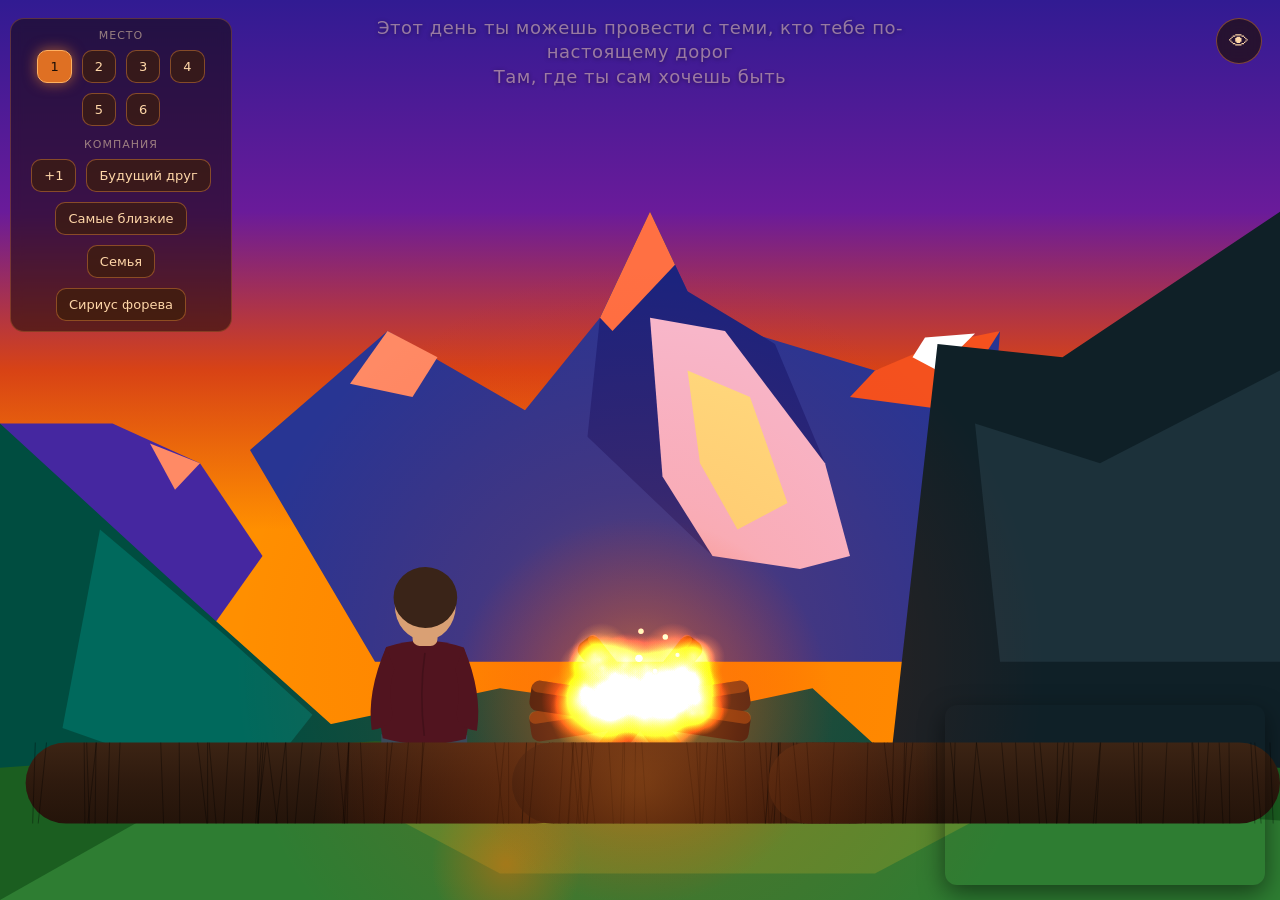
<file: index.html>
<!DOCTYPE html>
<html lang="ru">
<head>
<meta charset="UTF-8">
<title>Открыточка</title>
<link rel="stylesheet" href="main.css">
</head>
<body>
<canvas id="c"></canvas>
<div id="hint">Этот день ты можешь провести с теми, кто тебе по-настоящему дорог <br> Там, где ты сам хочешь быть</div>

<button id="toggle-ui" aria-label="Скрыть или показать интерфейс">
  <span class="icon-eye">👁</span>
  <span class="icon-eye-off">🙈</span>
  <span class="tooltip">Скрыть настройки</span>
</button>

<div id="settings">
  <p>Место</p>
  <div id="backgrounds">
    <button data-id="sea" class="on">1</button>
    <button data-id="mountains">2</button>
    <button data-id="sirius">3</button>
    <button data-id="pustyn">4</button>
    <button data-id="lipetsk">5</button>
    <button data-id="nizhniy">6</button>
  </div>
  <p>Компания</p>
  <div id="ui">
    <button data-id="girl">+1</button>
    <button data-id="cat">Будущий друг</button>
    <button data-id="group">Самые близкие</button>
    <button data-id="family">Семья</button>
    <button data-id="uni">Сириус форева</button>
  </div>
</div>

<iframe frameborder="0" allow="clipboard-write" src="https://music.yandex.ru/iframe/playlist/NatalieEnd/1012">Слушайте <a href="https://music.yandex.ru/playlists/332d528f-767f-12c9-a94e-d6c18714f963?utm_source=web&utm_medium=copy_link">Это всё ты</a> — <a href="https://music.yandex.ru/users/NatalieEnd">Салокина Наталья</a> на Яндекс Музыке</iframe>

<script type="module" src="js/main.js"></script>
</body>
</html>
</file>
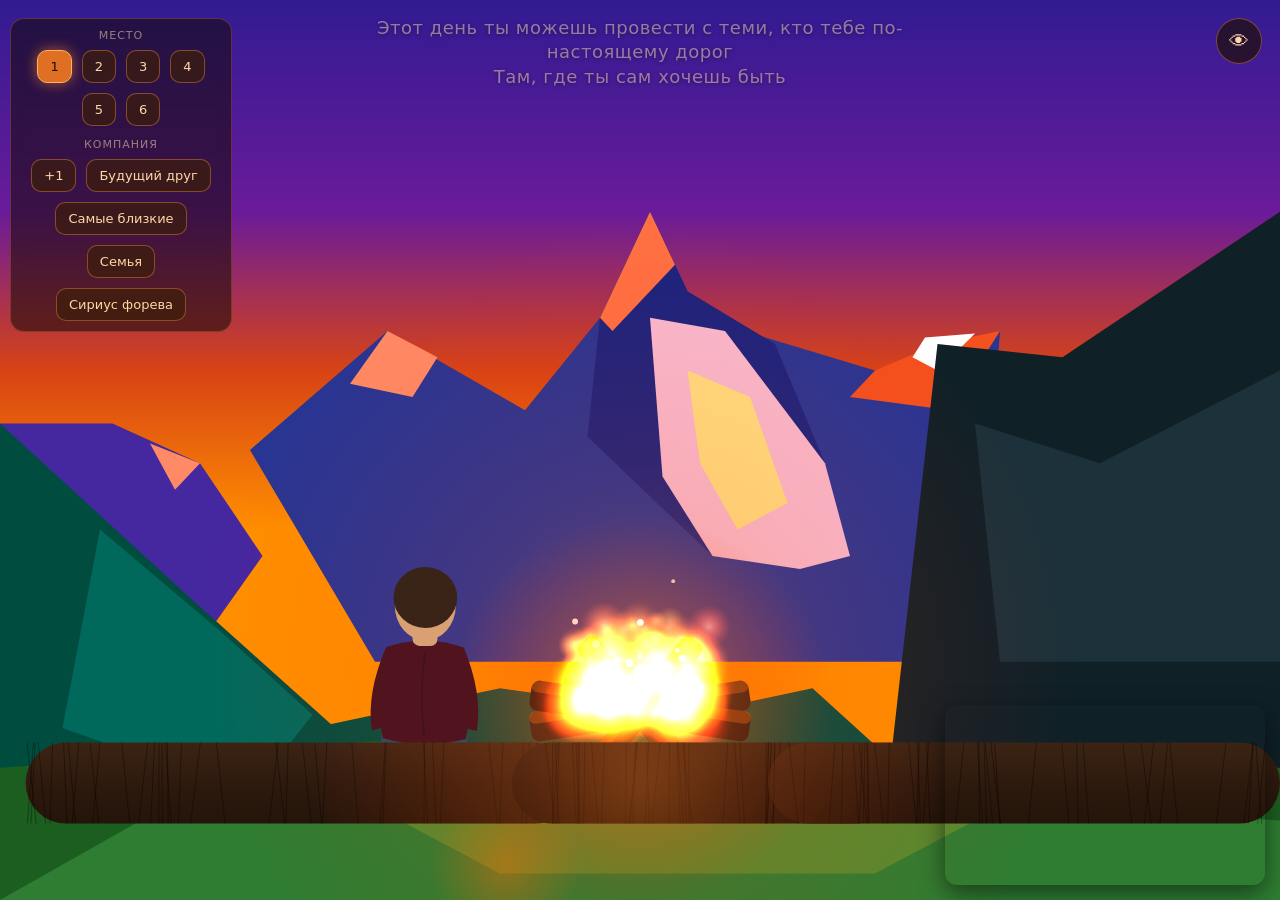
<file: card.html>
<!DOCTYPE html>
<html lang="ru">
<head>
<meta charset="UTF-8">
<title>Открыточка</title>
<link rel="stylesheet" href="main.css">
</head>
<body>
<canvas id="c"></canvas>
<div id="hint">Этот день ты можешь провести с теми, кто тебе по-настоящему дорог <br> Там, где ты сам хочешь быть</div>

<button id="toggle-ui" aria-label="Скрыть или показать интерфейс">
  <span class="icon-eye">👁</span>
  <span class="icon-eye-off">🙈</span>
  <span class="tooltip">Скрыть настройки</span>
</button>

<div id="settings">
  <p>Место</p>
  <div id="backgrounds">
    <button data-id="sea" class="on">1</button>
    <button data-id="mountains">2</button>
    <button data-id="sirius">3</button>
    <button data-id="pustyn">4</button>
    <button data-id="lipetsk">5</button>
    <button data-id="nizhniy">6</button>
  </div>
  <p>Компания</p>
  <div id="ui">
    <button data-id="girl">+1</button>
    <button data-id="cat">Будущий друг</button>
    <button data-id="group">Самые близкие</button>
    <button data-id="family">Семья</button>
    <button data-id="uni">Сириус форева</button>
  </div>
</div>

<iframe frameborder="0" allow="clipboard-write" src="https://music.yandex.ru/iframe/playlist/NatalieEnd/1012">Слушайте <a href="https://music.yandex.ru/playlists/332d528f-767f-12c9-a94e-d6c18714f963?utm_source=web&utm_medium=copy_link">Это всё ты</a> — <a href="https://music.yandex.ru/users/NatalieEnd">Салокина Наталья</a> на Яндекс Музыке</iframe>

<script type="module" src="js/main.js"></script>
</body>
</html>
</file>
<file: main.css>
/* ============================================================
   ????
   ============================================================ */
html, body {
  margin: 0;
  height: 100%;
  background: radial-gradient(circle at 50% 70%, #1a0e08 0%, #000 75%);
  overflow: hidden;
  font-family: 'Segoe UI', system-ui, sans-serif;
  color: #f5d9b0;
  -webkit-tap-highlight-color: transparent;
  -webkit-user-select: none;
  user-select: none;
  touch-action: manipulation;
}

canvas {
  display: block;
  position: absolute;
  inset: 0;
  width: 100%;
  height: 100%;
  touch-action: none;
}

/* ============================================================
   ?????????
   ============================================================ */
#hint {
  position: fixed;
  top: 16px;
  left: 50%;
  transform: translateX(-50%);
  max-width: calc(100vw - 140px);
  font-size: 18px;
  opacity: 0.5;
  letter-spacing: 0.5px;
  text-align: center;
  line-height: 1.35;
  pointer-events: none;
  z-index: 10;
  text-shadow: 0 1px 4px rgba(0, 0, 0, 0.8);
}

/* ============================================================
   ????????? � ??????? ?????
   ============================================================ */
#settings {
  position: fixed;
  top: 18px;
  left: 10px;
  transform: none;
  display: flex;
  flex-direction: column;
  flex-wrap: nowrap;
  gap: 8px;
  z-index: 10;
  padding: 10px;
  background: rgba(20, 10, 5, 0.55);
  border: 1px solid rgba(255, 150, 60, 0.25);
  border-radius: 14px;
  backdrop-filter: blur(6px);
  -webkit-backdrop-filter: blur(6px);
  max-width: 200px;
  transition: opacity 0.35s ease, transform 0.35s ease;
}

#settings p {
  margin: 4px 0 0;
  font-size: 11px;
  letter-spacing: 1px;
  text-transform: uppercase;
  opacity: 0.55;
  text-align: center;
}
#settings p:first-child { margin-top: 0; }

#settings #backgrounds,
#settings #ui {
  display: flex;
  flex-wrap: wrap;
  gap: 10px;
  justify-content: center;
}

#settings button {
  cursor: pointer;
  padding: 8px 12px;
  font-size: 13px;
  font-family: inherit;
  color: #ffd7a8;
  background: rgba(60, 30, 10, 0.7);
  border: 1px solid rgba(255, 150, 60, 0.4);
  border-radius: 10px;
  transition: all 0.15s;
  white-space: nowrap;
  -webkit-tap-highlight-color: transparent;
}

#settings button:hover { background: rgba(120, 60, 20, 0.8); }
#settings button.on {
  background: rgba(255, 130, 30, 0.85);
  color: #1a0e08;
  border-color: #ffb060;
  box-shadow: 0 0 14px rgba(255, 140, 40, 0.6);
}

/* ============================================================
   ????? ??????.??????
   ============================================================ */
iframe {
  position: fixed;
  bottom: 15px;
  right: 15px;
  width: 320px;
  height: 180px;
  border: none;
  border-radius: 12px;
  box-shadow: 0 8px 24px rgba(0, 0, 0, 0.5);
  z-index: 15;
  transition: opacity 0.35s ease, transform 0.35s ease;
}

/* ============================================================
   ?????? ??????? ??????????
   ============================================================ */
#toggle-ui {
  position: fixed;
  top: max(18px, env(safe-area-inset-top, 18px));
  right: max(18px, env(safe-area-inset-right, 18px));
  z-index: 100;
  width: 46px;
  height: 46px;
  border-radius: 50%;
  border: 1px solid rgba(255, 150, 60, 0.4);
  background: rgba(30, 15, 8, 0.7);
  backdrop-filter: blur(8px);
  -webkit-backdrop-filter: blur(8px);
  color: #ffd7a8;
  font-size: 20px;
  line-height: 1;
  cursor: pointer;
  display: flex;
  align-items: center;
  justify-content: center;
  transition: background 0.2s, transform 0.15s, box-shadow 0.2s;
  padding: 0;
  -webkit-tap-highlight-color: transparent;
}

#toggle-ui:hover {
  background: rgba(120, 60, 20, 0.85);
  transform: scale(1.06);
  box-shadow: 0 0 16px rgba(255, 140, 40, 0.5);
}
#toggle-ui:active {
  transform: scale(0.96);
}

#toggle-ui .icon-eye-off { display: none; }

body.ui-hidden #toggle-ui .icon-eye     { display: none; }
body.ui-hidden #toggle-ui .icon-eye-off { display: inline; }

/* ---- ?????? (?????? ???, ??? ???? hover) ---- */
#toggle-ui .tooltip {
  position: absolute;
  top: 50%;
  right: calc(100% + 12px);
  transform: translateY(-50%);
  background: rgba(30, 15, 8, 0.92);
  color: #ffd7a8;
  padding: 6px 12px;
  border-radius: 8px;
  font-size: 13px;
  white-space: nowrap;
  opacity: 0;
  pointer-events: none;
  transition: opacity 0.2s, transform 0.2s;
  border: 1px solid rgba(255, 150, 60, 0.3);
  box-shadow: 0 4px 16px rgba(0, 0, 0, 0.4);
}

@media (hover: hover) {
  #toggle-ui:hover .tooltip {
    opacity: 1;
    transform: translateY(-50%) translateX(-4px);
  }
}

#toggle-ui .tooltip::after {
  content: '';
  position: absolute;
  top: 50%;
  left: 100%;
  transform: translateY(-50%);
  border: 5px solid transparent;
  border-left-color: rgba(30, 15, 8, 0.92);
}

/* ---- ??????-?????????? (?????? ?????????) ---- */
#toggle-settings {
  display: none;
  position: fixed;
  top: max(18px, env(safe-area-inset-top, 18px));
  left: max(18px, env(safe-area-inset-left, 18px));
  z-index: 100;
  width: 42px;
  height: 42px;
  border-radius: 50%;
  border: 1px solid rgba(255, 150, 60, 0.4);
  background: rgba(30, 15, 8, 0.7);
  backdrop-filter: blur(8px);
  -webkit-backdrop-filter: blur(8px);
  color: #ffd7a8;
  font-size: 18px;
  cursor: pointer;
  align-items: center;
  justify-content: center;
  padding: 0;
  transition: background 0.2s;
  -webkit-tap-highlight-color: transparent;
}
#toggle-settings:active {
  background: rgba(120, 60, 20, 0.85);
}

/* ============================================================
   ??????? ??????????
   ============================================================ */
body.ui-hidden #hint,
body.ui-hidden #settings,
body.ui-hidden iframe,
body.ui-hidden #toggle-settings {
  opacity: 0;
  pointer-events: none;
  transform: translateY(8px);
}

/* ============================================================
   ????????? ????????? (?? 720px)
   ============================================================ */
@media (max-width: 720px) {

  #hint {
    font-size: 12px;
    top: max(12px, env(safe-area-inset-top, 12px));
    max-width: calc(100vw - 130px);
    line-height: 1.3;
  }
  #hint br { display: none; }

  /* ?????????? ?????????? */
  #toggle-settings { display: flex; }

  /* ?????? ???????? � ?????????? sheet ????? */
  #settings {
    top: auto;
    bottom: 0;
    left: 0;
    right: 0;
    max-width: 100%;
    width: 100%;
    flex-direction: column;
    border-radius: 18px 18px 0 0;
    border-left: 0;
    border-right: 0;
    border-bottom: 0;
    padding: 14px 14px max(14px, env(safe-area-inset-bottom, 14px));
    background: rgba(20, 10, 5, 0.85);
    backdrop-filter: blur(14px);
    -webkit-backdrop-filter: blur(14px);
    transform: translateY(110%);
  }

  /* ???????? ????????? */
  body.settings-open #settings {
    transform: translateY(0);
  }

  /* ??? ??????? UI � ?????? ??????? ???? */
  body.ui-hidden #settings {
    transform: translateY(110%);
  }

  /* ?????? � ??????? ??? ???? */
  #settings button {
    padding: 10px 14px;
    font-size: 13px;
    min-height: 40px;
  }

  /* ????? � ????????? ????? ?? ?????? */
  iframe {
    left: 50%;
    right: auto;
    bottom: max(12px, env(safe-area-inset-bottom, 12px));
    transform: translateX(-50%);
    width: calc(100vw - 24px);
    max-width: 360px;
    height: 80px;
    opacity: 0.92;
  }

  /* ?????? ?????????? ?? ???-??????????? */
  #toggle-ui .tooltip { display: none; }
}

/* ============================================================
   ????? ????? ?????? (?? 380px)
   ============================================================ */
@media (max-width: 380px) {
  #hint { font-size: 10px; }

  #settings button {
    padding: 8px 11px;
    font-size: 12px;
  }

  #toggle-ui,
  #toggle-settings {
    width: 40px;
    height: 40px;
    font-size: 17px;
  }
}
</file>
